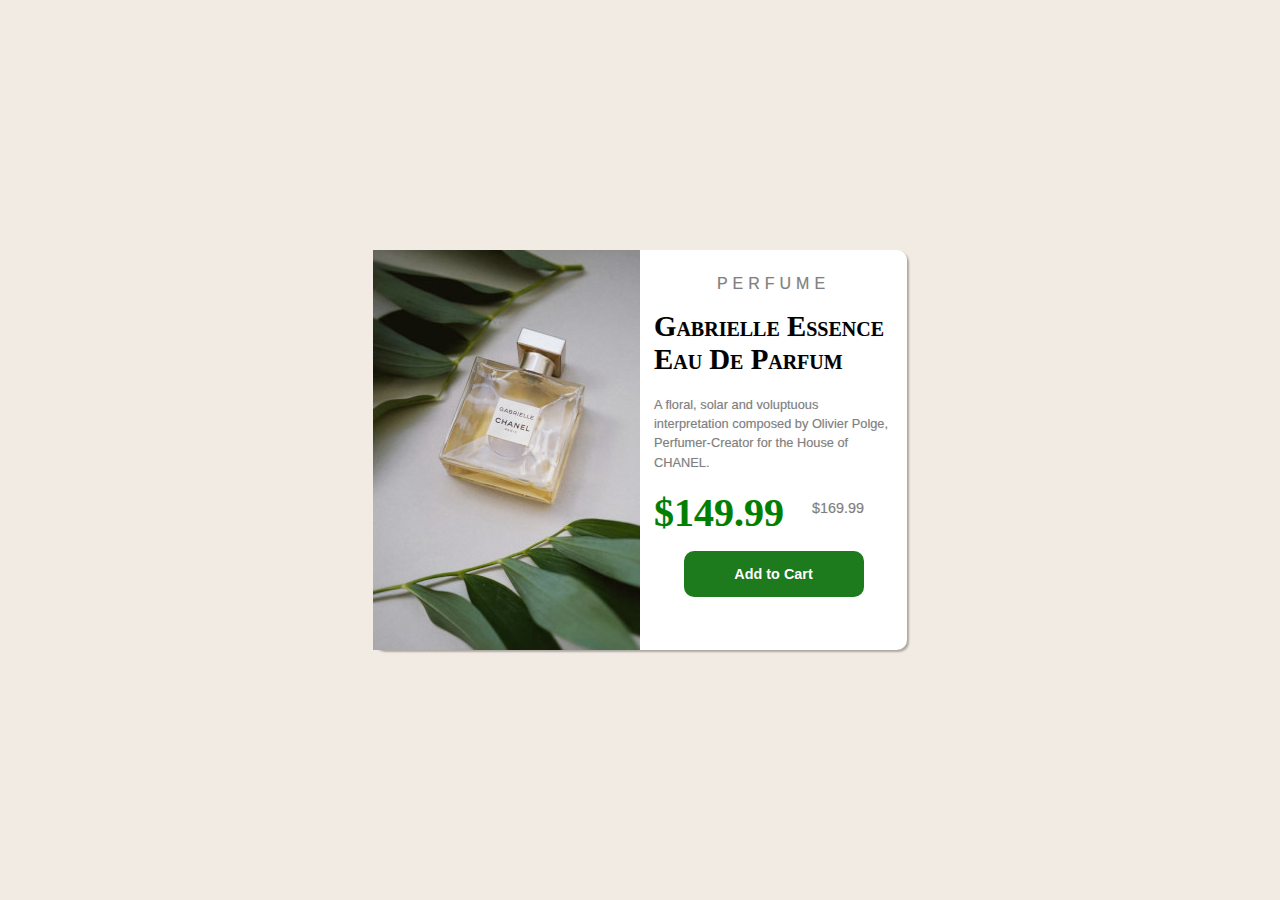
<file: Pratica001/product-preview-card-component-main/index.html>
<!DOCTYPE html>
<html lang="en">
<head>
  <meta charset="UTF-8">
  <meta name="viewport" content="width=device-width, initial-scale=1.0"> 

  <link rel="icon" type="image/png" sizes="32x32" href="./images/favicon-32x32.png">
  
  <title>Frontend Mentor | Product preview card component</title>

  <link rel="stylesheet" href="style.css">

</head>
<body>

  <main class="container">
    
    <div>
      <picture>
        <source media="(max-width:375px)" srcset="images/image-product-mobile2.jpg" type="image/jpg">
        <img src="images/image-product-desktop2.jpg" alt="Imagem do Produto">
      </picture>
    </div>

    <div>
      <p class="perfume">PERFUME</p>
      <h1>Gabrielle Essence Eau De Parfum</h1>
      <p class="texto">
        A floral, solar and voluptuous interpretation composed by Olivier Polge,
        Perfumer-Creator for the House of CHANEL.
      </p>
      <div class="container">
        <h1 class="dinheiro">$149.99</h1>
        <p>$169.99</p>
      </div>
      <p class="botao">Add to Cart</p>
    </div>

  </main>
  
</body>
</html>
</file>
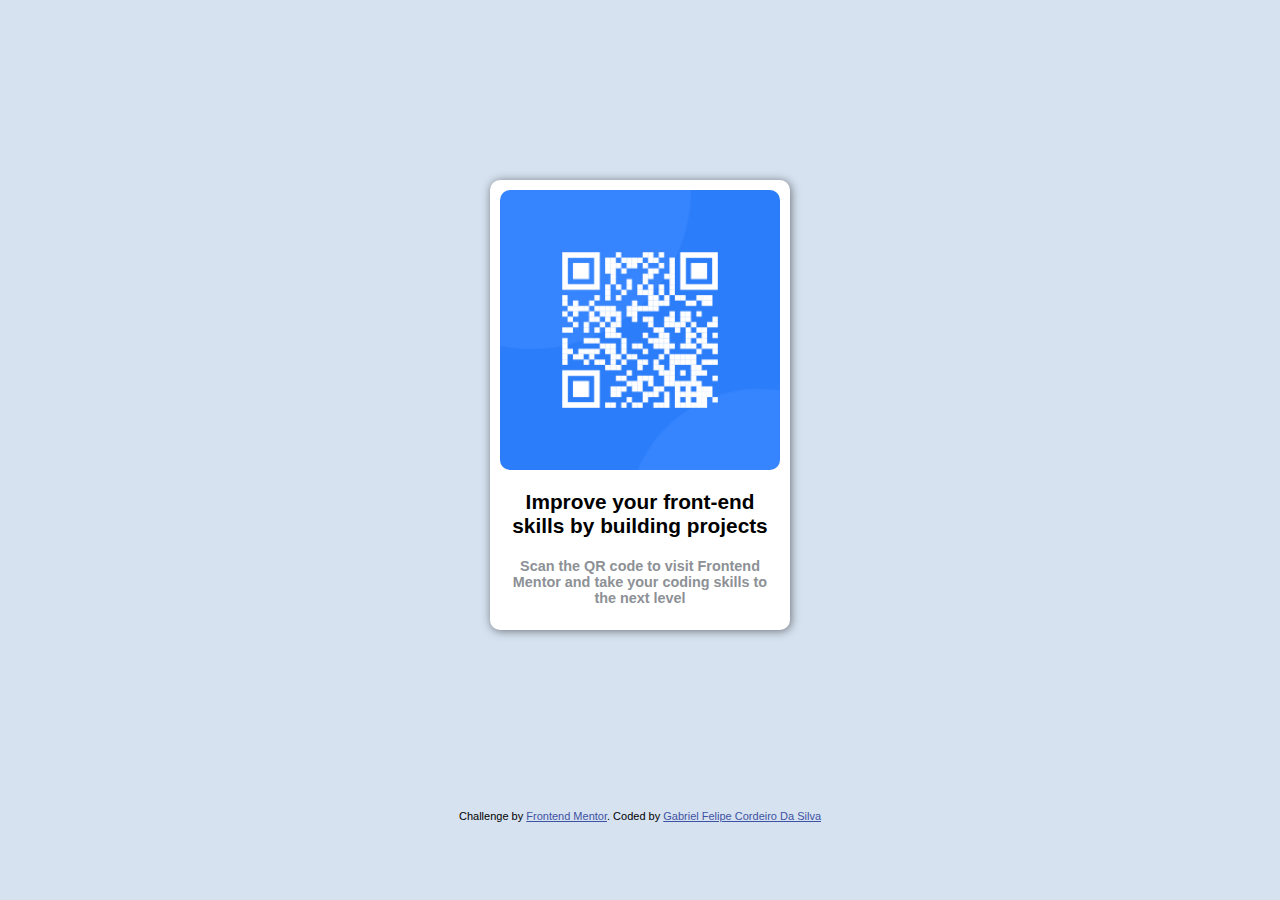
<file: Pratica002/qr-code-component-main/index.html>
<!DOCTYPE html>
<html lang="pt-br">
<head>
  <meta charset="UTF-8">
  <meta name="viewport" content="width=device-width, initial-scale=1.0"> <!-- displays site properly based on user's device -->

  <link rel="icon" type="image/png" sizes="32x32" href="./images/favicon-32x32.png">
  
  <title>Frontend Mentor | QR code component</title>
  <link rel="stylesheet" href="estilos/mobilefirst.css">


  <style>
    .attribution { font-size: 11px; text-align: center; }
    .attribution a { color: hsl(228, 45%, 44%); }
  </style>
</head>
<body>
  <main>
    <section>
      <div class="img"></div>
      <h1>Improve your front-end skills by building projects</h1>
      <p>Scan the QR code to visit Frontend Mentor and take your coding skills to the next level</p>
    </section>
  </main>
  
  <div class="attribution">
    Challenge by <a href="https://www.frontendmentor.io?ref=challenge" target="_blank">Frontend Mentor</a>. 
    Coded by <a href="https://github.com/GabrielFelipe42" target="_blank" hreflang="pt-br">Gabriel Felipe Cordeiro Da Silva</a>
  </div>
</body>
</html>
</file>
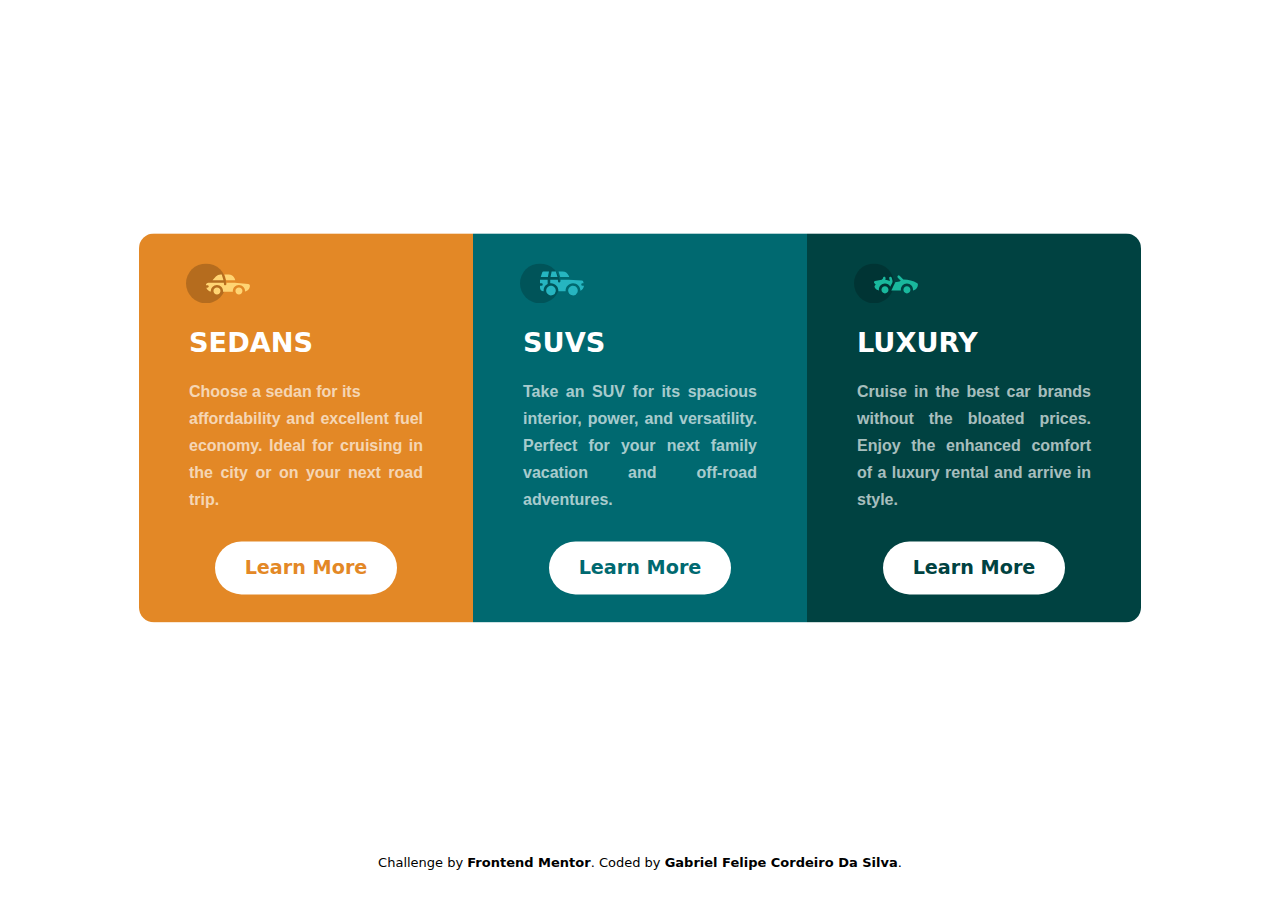
<file: Pratica003/3-column-preview-card-component-main/index.html>
<!DOCTYPE html>
<html lang="en">
<head>
  <meta charset="UTF-8">
  <meta name="viewport" content="width=device-width, initial-scale=1.0"> 

  <link rel="icon" type="image/png" sizes="32x32" href="./images/favicon-32x32.png">
  
  <title>Frontend Mentor | 3-column preview card component</title>

  <link rel="stylesheet" href="estilos/mobile-first.css">
  <link rel="stylesheet" href="estilos/midia-query.css">

  
  <style>
    .attribution { font-size: 13px; text-align: center; }
  </style>
</head>
<body>
  
  <main>
    <section>
      <div class="img1">
        <div class="logo"><img src="images/icon-sedans.svg" alt="Carro sedans"></div>
        <h1>SEDANS</h1>
        <p>
          Choose a sedan for its <br> affordability and excellent fuel economy. Ideal for cruising in the city
          or on your next road trip. <br>
        </p>
        <p class="link"><a href="#" class="a1">Learn More</a></p>
      </div>
      <div class="img2">
        <div class="logo"><img src="images/icon-suvs.svg" alt="Carro suvs"></div>
        <h1>SUVS</h1>
        <p>
          Take an SUV for its spacious interior, power, and versatility. Perfect for your next family vacation
          and off-road adventures.
        </p>
        <p class="link"><a href="#" class="a2">Learn More</a></p>
      </div>
      <div class="img3">
        <div class="logo"><img src="images/icon-luxury.svg" alt="Carro luxury"></div>
        <h1>LUXURY</h1>
        <p>
          Cruise in the best car brands without the bloated prices. Enjoy the enhanced comfort of a luxury
          rental and arrive in style.
        </p>
        <p class="link"><a href="#" class="a3">Learn More</a></p>
      </div>
    </section>
  </main>
  
  <footer>
    <div class="attribution">
      Challenge by <strong><a href="https://www.frontendmentor.io?ref=challenge" target="_blank">Frontend Mentor</a></strong>.
      Coded by <strong><a href="https://github.com/GabrielFelipe42" target="_blank" hreflang="pt-br">Gabriel Felipe Cordeiro Da Silva</a></strong>.
    </div>
  </footer>
</body>
</html>
</file>
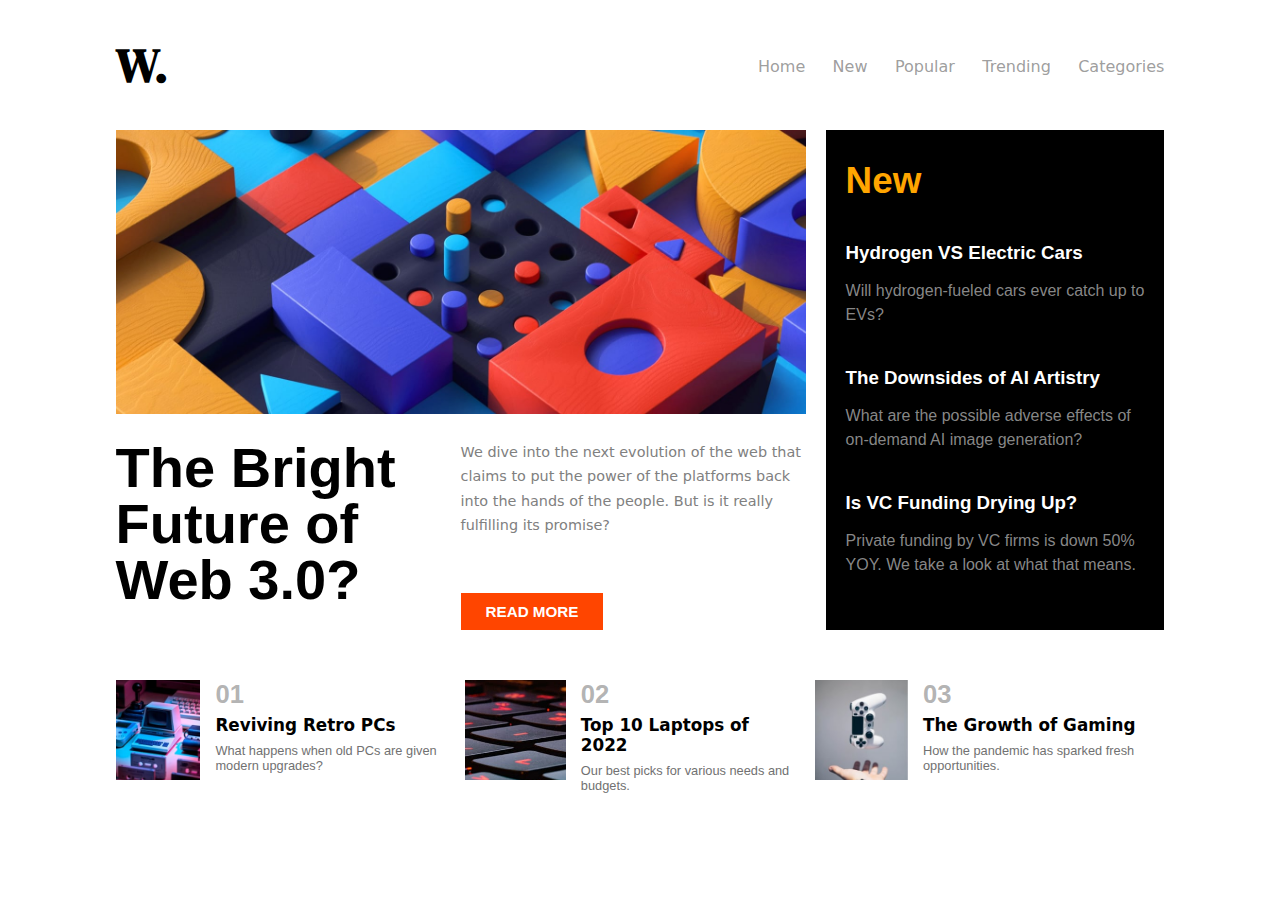
<file: Pratica004/news-homepage-main/index.html>
<!DOCTYPE html>
<html lang="en">
<head>
  <meta charset="UTF-8">
  <meta name="viewport" content="width=device-width, initial-scale=1.0"> <!-- displays site properly based on user's device -->

  <link rel="shortcut icon" href="assets/images/favicon-32x32.png" type="image/x-icon">
  <title>Frontend Mentor | News homepage</title>
  <link rel="stylesheet" href="https://fonts.googleapis.com/css2?family=Material+Symbols+Outlined:opsz,wght,FILL,GRAD@48,400,0,0" />
  <link rel="stylesheet" href="estilos/midiaquery.css">
  <link rel="stylesheet" href="estilos/mobile.css">

</head>
<body>

  <header>
    <div class="div-head">
      <div class="logo">
        <h2>W.</h2>
      </div>
      <div class="menu" id="menu">
          <a href="#">Home</a>
          <a href="#">New</a>
          <a href="#">Popular</a>
          <a href="#">Trending</a>
          <a href="#" class="categories">Categories</a>
      </div>
      <div id="menuzinho">
        <span id="menuzinho" class="material-symbols-outlined" onclick="clickmenu()">
        menu
        </span>
      </div>
    </div>
  </header>

  <main>
    <div class="div-main">
      <div class="cont1">
        <div class="cont1-1">
          <div class="img"></div>
          <div class="cont1-1-container">
            <div class="text">
              <h1>The Bright Future of Web 3.0?</h1>
            </div>
            <div class="text">
              <p>
                We dive into the next evolution of the web that claims to put the power of the platforms back into the hands of the people.
                But is it really fulfilling its promise?
              </p>
              <div><button>READ MORE</button></div>
            </div>
          </div>
        </div>
        <div class="cont1-2">
          <h2>New</h2>
          <h3>Hydrogen VS Electric Cars</h3>
          <p>Will hydrogen-fueled cars ever catch up to EVs?</p>
          <h3>The Downsides of AI Artistry</h3>
          <p>What are the possible adverse effects of on-demand AI image generation?</p>
          <h3>Is VC Funding Drying Up?</h3>
          <p>Private funding by VC firms is down 50% YOY. We take a look at what that means.</p>
        </div>
      </div>
      <div class="cont2">
        <div class="container_mini">
          <div class="img_mini"></div>
          <div class="text_mini">
            <h4>01</h4>
            <h5>Reviving Retro PCs</h5>
            <p>What happens when old PCs are given modern upgrades?</p>
          </div>
        </div>
        <div class="container_mini">
          <div class="img_mini2"></div>
          <div class="text_mini">
            <h4>02</h4>
            <h5>Top 10 Laptops of 2022</h5>
            <p>Our best picks for various needs and budgets.</p>
          </div>
        </div>
        <div class="container_mini">
          <div class="img_mini3"></div>
          <div class="text_mini">
            <h4>03</h4>
            <h5>The Growth of Gaming</h5>
            <p>How the pandemic has sparked fresh opportunities.</p>
          </div>
        </div>
      </div>
    </div>
  </main>
  <script>
    function clickmenu() {
        if (menu.style.display == 'block') {
            menu.style.display = 'none'
        } else {
            menu.style.display = 'block'
        }
    }
</script>
</body>
</html>
</file>
<file: Pratica001/product-preview-card-component-main/style.css>
@charset "UTF-8";

* {
    margin: 0px;
    padding: 0px;
}

@import url('https://fonts.googleapis.com/css2?family=Montserrat&display=swap');
@import url('https://fonts.googleapis.com/css2?family=Roboto+Slab:wght@300&display=swap');

body,html {
    height: 100vh;
    width: 100vw;
}

body {
    position: relative;
    background-color: hsl(30, 38%, 92%);
    font-family: 'Montserrat', sans-serif;
}
main {
    max-height: 400px;
    min-width: 375pxpx;
    max-width: 534px;
    display: inline-block;
    position: absolute;
    background-color: white;
    top: 50%;
    left: 50%;
    transform: translate(-50%,-50%);
    text-align: justify;
    border-radius: 10px;
    box-shadow: 2px 2px 2px rgba(0, 0, 0, 0.288);
}

main h1,p {
    padding: 14px;
    text-shadow: 0px 0px 1px rgba(0, 0, 0, 0.178);
}

main h1 {
    font-family: 'Roboto Slab', serif;
    font-size: 1.8em;
    text-align: left;
    font-weight: bolder;
    padding-top: 3px;
    font-variant: small-caps;
}

main p {
    font-size: 0.9em;
    color: gray;
}

.dinheiro {
    color: green;
    font-size: 2.5em;
    padding-bottom: 0px;
    font-weight: bolder;
}

.container {
    display: flex;
}

.botao {
    padding: 15px;
    width: 150px;
    background-color: rgba(5, 109, 5, 0.904);
    color: white;
    font-weight: bolder;
    text-align: center;
    margin: auto;
    margin-top: 15px;
    margin-bottom: 5px;
    border-radius:10px;
}

.botao:hover {
    transform: translate(-2px,-2px);
    background-color: rgb(8, 160, 8);
    transition: transform 0.5s;
}

.texto {
    padding-top: 5px;
    font-size: 0.8em;
    text-align: left;
    line-height: 1.5em;
}

.perfume {
    padding-top: 25px;
    color: gray;
    letter-spacing: 5px;
    font-size: 1em;
    text-align: center;
}
</file>
<file: Pratica002/qr-code-component-main/estilos/mobilefirst.css>
@charset "UTF-8";

* {
    margin: 0px;
    padding: 0px;
    font-family: Arial, Helvetica, sans-serif;
    box-sizing: border-box;
}

html {
    width: 100vw;
    height: 100vh;
}

body {
    background-color: hsl(212, 45%, 89%);
}

main {
    position: relative;
    height: 90vh;
    width: 100vw;
}

section {
    transform: translate(-50%,-50%);
    position: absolute;
    top: 50%;
    left: 50%;
    overflow: hidden;

    width: 300px;
    height: 450px;
    border-radius: 10px;
    box-shadow: 1px 1px 10px rgba(0, 0, 0, 0.500);
    background-color: white;
    padding: 10px 10px;
    
}

section div.img {
    display: block;
    background-image: url(../images/image-qr-code.png);
    height: 280px;
    background-size: contain;
    background-position: left bottom;
    background-repeat: no-repeat;
    border-radius: 10px;
    overflow: hidden;
}

section h1 {
    padding: 10px;
    text-align: center;
    font-size: 1.3em;
    padding-top: 20px;
}

section p {
    text-align: center;
    padding: 10px;
    color:hsl(213, 4%, 57%);
    font-weight: bold;
    font-size: 0.9em;
}
</file>
<file: Pratica003/3-column-preview-card-component-main/estilos/mobile-first.css>
@charset "UTF-8";

@import url('https://fonts.googleapis.com/css2?family=Big+Shoulders+Display:wght@700&display=swap');   
@import url('https://fonts.googleapis.com/css2?family=Big+Shoulders+Display&display=swap');

* {
    margin: 0px;
    padding: 0px;
    box-sizing: border-box;
    font-family: system-ui, -apple-system, BlinkMacSystemFont, 'Segoe UI', Roboto, Oxygen, Ubuntu, Cantarell, 'Open Sans', 'Helvetica Neue', sans-serif;
}


body, html {
    background-color:white;
    height: 100vh;
}

main {
    position: relative;
    height: 100vh;
    margin: 200px 0px;
}

section {
    position: absolute;
    top: 50%;
    left: 50%;
    overflow: hidden;

    transform: translate(-50%,-50%);
    
    border-radius: 15px;
    
    width: 350px;
}

section div{
    text-align: justify;
}

section div.logo {
    padding: 10px 47px;
    padding-top: 30px;
}

section div.img1 {
    background-color: hsl(31, 77%, 52%);
}

section div.img2 {
    background-color:hsl(184, 100%, 22%) ;
}

section div.img3 {
    background-color: hsl(179, 100%, 13%) ;
}

div h1,p {
    padding: 10px 50px;
}

div h1 {
    font-size: 1.7em;
    font-family: system-ui, -apple-system, BlinkMacSystemFont, 'Segoe UI', Roboto, Oxygen, Ubuntu, Cantarell, 'Open Sans', 'Helvetica Neue', sans-serif;
    color: white;
}

div p {
    color: rgba(255, 255, 255, 0.665);
    line-height: 1.7em;
    font-weight: 600;
    padding-bottom: 20px;
    font-family: Arial, Helvetica, sans-serif;
}

div p.link {
    padding-top: 20px;
    padding-bottom: 40px;
    text-align: center;
}

p a {
    padding: 15px 30px;
    text-decoration: none;
    background-color: white;
    border-radius: 30px;
    font-size: 1.2em;
}

p a:hover {
    transition: .5s;
    background-color: rgba(0, 0, 0, 0.687);
    cursor: pointer;
}

p a.a1 {
    color: hsl(31, 77%, 52%) ;
}

p a.a2 {
    color: hsl(184, 100%, 22%);
}

p a.a3 {
    color: hsl(179, 100%, 13%);
}

footer {
    text-align: center;
    color: black;
    padding-bottom: 10px;
}

footer a {
    text-decoration: none;
    color: black;
}

footer a:hover {
    text-decoration: underline;
}
</file>
<file: Pratica003/3-column-preview-card-component-main/estilos/midia-query.css>
@charset "UTF-8";

@media  screen and (min-width:1200px) {

    main {
        margin-top: 0px;
        margin-bottom: 0px;
        height: 95vh;
    }

    section {
        display: flex;
        flex-direction: row;
        width: 1002px;
    }

    section div {
        width: 334px;
    }
}
</file>
<file: Pratica004/news-homepage-main/estilos/midiaquery.css>
@charset "UTF-8";
@import url('https://fonts.googleapis.com/css2?family=DM+Serif+Display&display=swap');

* {
    margin: 0;
    padding: 0;
    font-family: Arial, Helvetica, sans-serif;
    box-sizing: border-box;
}

a {
    text-decoration: none;
    cursor: pointer;
}

header {
    background-color: white;
    padding: 20px 0px;
}

.div-head {
    max-width: 1100px;
    margin: 0 auto;
    margin-top: 12px;
    margin-bottom: 12px;
    padding: 0 2%;

    display: flex;
}

.logo h2{
    font-size: 3em;
    font-family: 'DM Serif Display', serif;
}

#menuzinho {
    display: none;
    font-size: 1.8em;
    padding-top: 5px;
    color: black;
    cursor: pointer;
    margin-left: calc(75% - 15px);
    
}

.menu {
    text-align: right;
    width: 100%;
    height: 100%;
    padding-top: 25px;
}

.menu a {
    color: rgba(128, 128, 128, 0.774);
    font-weight: 500;
    font-family: system-ui, -apple-system, BlinkMacSystemFont, 'Segoe UI', Roboto, Oxygen, Ubuntu, Cantarell, 'Open Sans', 'Helvetica Neue', sans-serif;
    margin-left: calc(2% + 3px);
    transition: 0.5s;
}

.menu a:hover {
    color: black;
    transition: 0.5s;
}



main {
    background-color: white;
}

.div-main {
    max-width: 1100px;
    margin: 0 auto;
    padding: 0px 2%;
}

.cont1 {
    background-color: white;
    width: 100%;
    display: flex;
}

.cont1-1 {
    width: 690px;
}

.cont1-1-container {
    display: flex;
    margin-top: 25px;
}

.img{
    background-image: url(../assets/images/image-web-3-desktop.jpg);
    background-repeat: no-repeat;
    background-size: contain;

    width: 690px;
    height: 285px;
}

.text {
    width: calc(690px / 2);
    text-align: left;
}

.text h1 {
    font-size: 3.5em;
    line-height: 1em;
}

.text p {
    color: gray;

    font-family: system-ui, -apple-system, BlinkMacSystemFont, 'Segoe UI', Roboto, Oxygen, Ubuntu, Cantarell, 'Open Sans', 'Helvetica Neue', sans-serif;
    font-weight: 500;
    line-height: 1.7em;
    font-size: 0.9em;
}

button {
    border: none;

    font-size: 0.95em;
    font-weight: bold;

    background-color: orangered;
    color: white;

    padding: 10px 25px;
    margin-top: 55px;

    transition: 0.5s;
}

button:hover {
    cursor: pointer;
    background-color: rgb(189, 125, 5);

    transition: 0.3s;
}

.cont1-2 {
    margin-left: 20px;
    width: calc(1100px - (690 +20));

    background-color: black;
    color: white;

    padding: 20px;
}

.cont1-2 h2 {
    color: orange;
    font-size: 2.3em;
    margin-top: 10px;
}

.cont1-2 h3 {
    margin-top: 40px;
    margin-bottom: 5px;
}

.cont1-2 p {
    padding-top: 10px;
    color: rgba(174, 174, 174, 0.789);
    font-weight:500;
    line-height: 1.5em;
}

.cont2 {
    display: flex;
    margin-top: 50px;
    margin-bottom: 40px;
}

.container_mini {
    display: flex;
    width: calc(100%/3); 
}

.text_mini {
    padding: 0px 15px;
}

.text_mini h4 {
    color: rgba(159, 159, 159, 0.804);
    font-size: 1.6em;
}

.text_mini h5 {
    font-weight: bold;
    font-family: system-ui, -apple-system, BlinkMacSystemFont, 'Segoe UI', Roboto, Oxygen, Ubuntu, Cantarell, 'Open Sans', 'Helvetica Neue', sans-serif;
    padding-top: 6px;
    font-size: 1.05em;
}

.text_mini p {
    font-size: 0.8em;
    color: rgb(113, 113, 113);
    padding-top: 8px;
}

.img_mini {
    background-image: url(../assets/images/image-retro-pcs.jpg);
    background-position: center center;
    background-repeat: no-repeat;
    background-size: cover;

    width: 120px;
    height: 100px;
}

.img_mini2 {
    background-image: url(../assets/images/image-top-laptops.jpg);
    background-position: center center;
    background-repeat: no-repeat;
    background-size: cover;

    width: 120px;
    height: 100px;
}

.img_mini3 {
    background-image: url(../assets/images/image-gaming-growth.jpg);
    background-position: center center;
    background-repeat: no-repeat;
    background-size: cover;

    width: 120px;
    height: 100px;
}
</file>
<file: Pratica004/news-homepage-main/estilos/mobile.css>
@charset "UTF-8";

@media screen and (max-width:700px) {

    #menuzinho {
        display: block;
    }

    .menu {
        display: none;
        width: 20px;
        height: 20px;
        text-align: left;
        padding-top: 0px;
        padding-left: 25%;
        margin-bottom: 10px;
    }

    

    .menu a {
        display: block;
        padding-top: 15px;
    }
    

    a {
        text-decoration: none;
        cursor: pointer;
    }
    
    header {
        padding: 10px 0px;
    }
    
    .div-head {
        width: 350px;
        margin:0 auto;
        margin-top: 8px;
        margin-bottom: 8px;
        padding: 0 5px;
        display: flex;
    }
    
    .logo h2{
        font-size: 2.5em;
        font-family: 'DM Serif Display', serif;
    }
    
    
    main {
        background-color: white;
    }
    
    .div-main {
        width: 350px;
        margin: 0 auto;
        padding: 0px 5px;
        overflow: hidden;
    }
    
    .cont1 {
        display: block;
        background-color: white;
        margin: auto;
    }
    
    .cont1-1 {
        display: block;
    }
    
    .cont1-1-container {
        margin-top: 10px;
        display: block;
    }
    
    .img{
        background-image: url(../assets/images/image-web-3-mobile.jpg);
        background-repeat: no-repeat;
        background-size: contain;
    
        width: 350px;
        height: 305px;

    }
    
    .text {
        width: 350px;
        text-align: left;
    }
    
    .text h1 {
        font-size: 2.7em;
        line-height: 1em;
    }
    
    .text p {
        color: gray;
    
        font-family: system-ui, -apple-system, BlinkMacSystemFont, 'Segoe UI', Roboto, Oxygen, Ubuntu, Cantarell, 'Open Sans', 'Helvetica Neue', sans-serif;
        font-weight: 500;
        line-height: 1.7em;
        font-size: 0.9em;
        margin-top: 10px;
    }
    
    button {
        border: none;
    
        font-size: 0.95em;
        font-weight: bold;
    
        background-color: orangered;
        color: white;
    
        
        margin-top: 15px;
        margin-bottom: 15px;
    
        transition: 0.5s;
    }
    
    .cont1-2 {
        background-color: black;
        color: white;
        margin: 0;
        margin-bottom: 30px;
    }
    
    .cont1-2 h2 {
        color: orange;
        font-size: 2.3em;
        margin-top: 10px;
    }
    
    .cont1-2 h3 {
        margin-top: 40px;
        margin-bottom: 5px;
    }
    
    .cont1-2 p {
        padding-top: 10px;
        color: rgba(174, 174, 174, 0.789);
        font-weight:500;
        line-height: 1.5em;
    }
    
    .cont2 {
        display: block;
        margin-top: 10px;
        margin-bottom: 10px;
    }
    
    .container_mini {
        width: 350px; 
        overflow: hidden;
        text-align: left;
    }
    
    
    
    .text_mini h4 {
        color: rgba(159, 159, 159, 0.804);
        font-size: 1.6em;
    }
    
    .text_mini h5 {
        font-weight: bold;
        font-family: system-ui, -apple-system, BlinkMacSystemFont, 'Segoe UI', Roboto, Oxygen, Ubuntu, Cantarell, 'Open Sans', 'Helvetica Neue', sans-serif;
        padding-top: 2px;
        font-size: 1.05em;
    }
    
    .text_mini p {
        font-size: 0.8em;
        color: rgb(113, 113, 113);
        padding-top: 2px;
    }
    
    .img_mini {
        background-image: url(../assets/images/image-retro-pcs.jpg);
        background-position: center center;
        background-repeat: no-repeat;
        background-size: cover;
    
        width: 130px;
        height: 100px;
        margin-bottom: 20px;
    }
    
    .img_mini2 {
        background-image: url(../assets/images/image-top-laptops.jpg);
        background-position: center center;
        background-repeat: no-repeat;
        background-size: cover;
    
        width: 105px;
        height: 100px;

        overflow: hidden;
        margin-bottom: 20px;
    }
    
    .img_mini3 {
        background-image: url(../assets/images/image-gaming-growth.jpg);
        background-position: center center;
        background-repeat: no-repeat;
        background-size: cover;
    
        width: 120px;
        height: 100px;

    }
}
</file>
